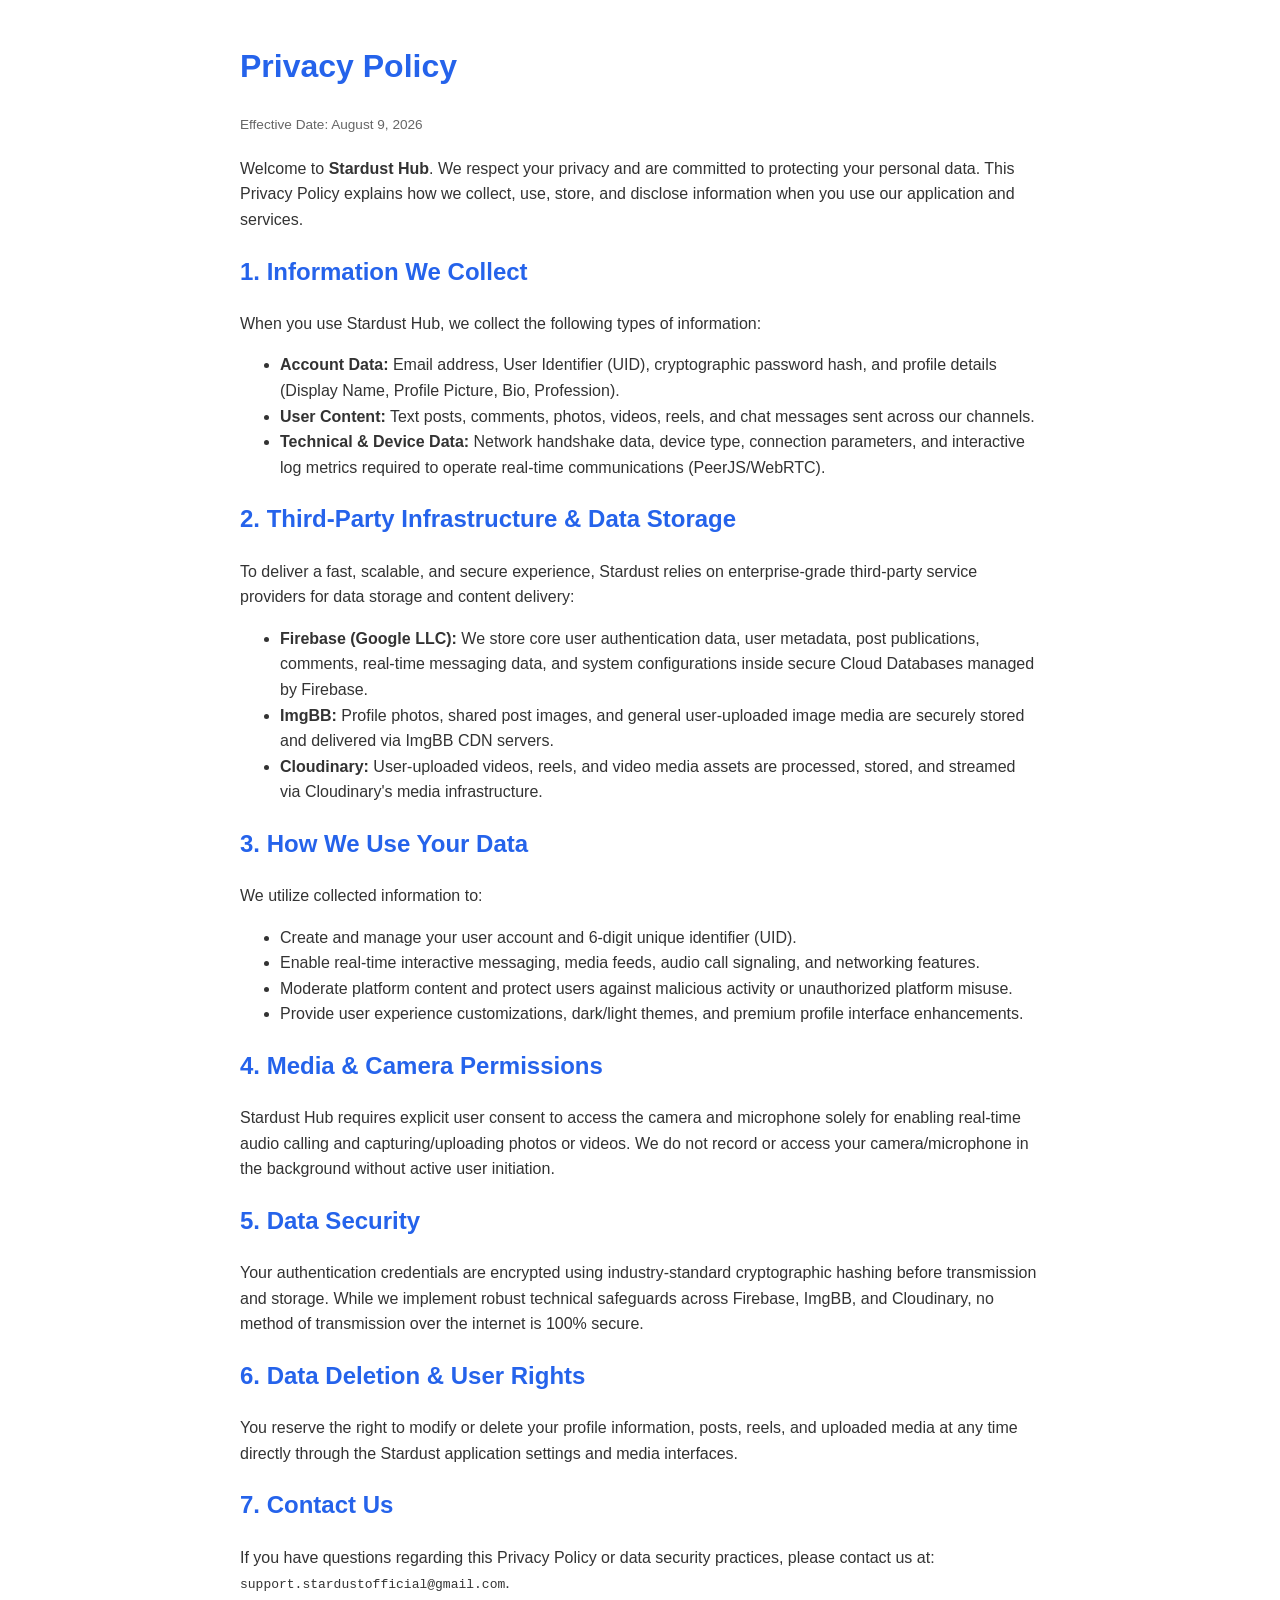
<file: privacy.html>
<!DOCTYPE html>
<html lang="en">
<head>
    <meta charset="UTF-8">
    <title>Privacy Policy - Stardust Hub</title>
    <style>
        body { font-family: -apple-system, BlinkMacSystemFont, 'Segoe UI', Roboto, sans-serif; line-height: 1.6; color: #333; padding: 20px; max-width: 800px; margin: auto; }
        h1, h2 { color: #2563eb; }
        .last-updated { font-size: 0.85em; color: #666; margin-bottom: 20px; }
    </style>
</head>
<body>

<h1>Privacy Policy</h1>
<p class="last-updated">Effective Date: August 9, 2026</p>

<p>Welcome to <strong>Stardust Hub</strong>. We respect your privacy and are committed to protecting your personal data. This Privacy Policy explains how we collect, use, store, and disclose information when you use our application and services.</p>

<h2>1. Information We Collect</h2>
<p>When you use Stardust Hub, we collect the following types of information:</p>
<ul>
    <li><strong>Account Data:</strong> Email address, User Identifier (UID), cryptographic password hash, and profile details (Display Name, Profile Picture, Bio, Profession).</li>
    <li><strong>User Content:</strong> Text posts, comments, photos, videos, reels, and chat messages sent across our channels.</li>
    <li><strong>Technical & Device Data:</strong> Network handshake data, device type, connection parameters, and interactive log metrics required to operate real-time communications (PeerJS/WebRTC).</li>
</ul>

<h2>2. Third-Party Infrastructure & Data Storage</h2>
<p>To deliver a fast, scalable, and secure experience, Stardust relies on enterprise-grade third-party service providers for data storage and content delivery:</p>
<ul>
    <li><strong>Firebase (Google LLC):</strong> We store core user authentication data, user metadata, post publications, comments, real-time messaging data, and system configurations inside secure Cloud Databases managed by Firebase.</li>
    <li><strong>ImgBB:</strong> Profile photos, shared post images, and general user-uploaded image media are securely stored and delivered via ImgBB CDN servers.</li>
    <li><strong>Cloudinary:</strong> User-uploaded videos, reels, and video media assets are processed, stored, and streamed via Cloudinary's media infrastructure.</li>
</ul>

<h2>3. How We Use Your Data</h2>
<p>We utilize collected information to:</p>
<ul>
    <li>Create and manage your user account and 6-digit unique identifier (UID).</li>
    <li>Enable real-time interactive messaging, media feeds, audio call signaling, and networking features.</li>
    <li>Moderate platform content and protect users against malicious activity or unauthorized platform misuse.</li>
    <li>Provide user experience customizations, dark/light themes, and premium profile interface enhancements.</li>
</ul>

<h2>4. Media & Camera Permissions</h2>
<p>Stardust Hub requires explicit user consent to access the camera and microphone solely for enabling real-time audio calling and capturing/uploading photos or videos. We do not record or access your camera/microphone in the background without active user initiation.</p>

<h2>5. Data Security</h2>
<p>Your authentication credentials are encrypted using industry-standard cryptographic hashing before transmission and storage. While we implement robust technical safeguards across Firebase, ImgBB, and Cloudinary, no method of transmission over the internet is 100% secure.</p>

<h2>6. Data Deletion & User Rights</h2>
<p>You reserve the right to modify or delete your profile information, posts, reels, and uploaded media at any time directly through the Stardust application settings and media interfaces.</p>

<h2>7. Contact Us</h2>
<p>If you have questions regarding this Privacy Policy or data security practices, please contact us at: <code>support.stardustofficial@gmail.com</code>.</p>

</body>
</html>
</file>
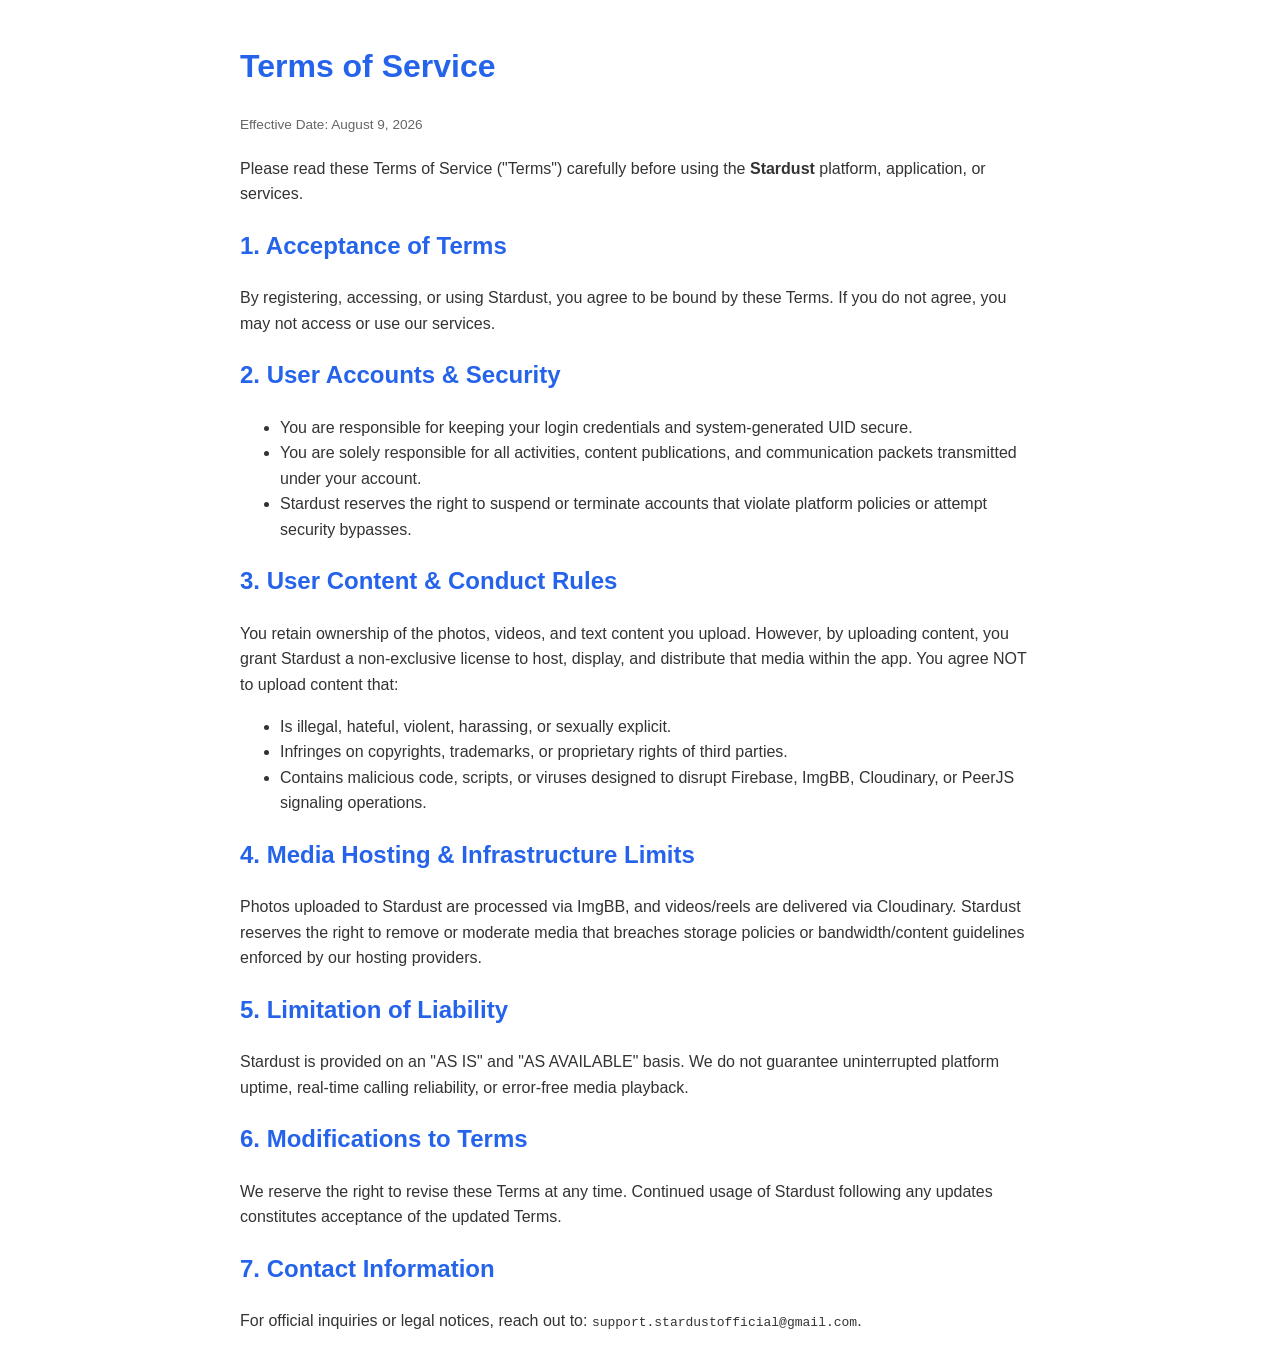
<file: terms.html>
<!DOCTYPE html>
<html lang="en">
<head>
    <meta charset="UTF-8">
    <title>Terms of Service - Stardust</title>
    <style>
        body { font-family: -apple-system, BlinkMacSystemFont, 'Segoe UI', Roboto, sans-serif; line-height: 1.6; color: #333; padding: 20px; max-width: 800px; margin: auto; }
        h1, h2 { color: #2563eb; }
        .last-updated { font-size: 0.85em; color: #666; margin-bottom: 20px; }
    </style>
</head>
<body>

<h1>Terms of Service</h1>
<p class="last-updated">Effective Date: August 9, 2026</p>

<p>Please read these Terms of Service ("Terms") carefully before using the <strong>Stardust</strong> platform, application, or services.</p>

<h2>1. Acceptance of Terms</h2>
<p>By registering, accessing, or using Stardust, you agree to be bound by these Terms. If you do not agree, you may not access or use our services.</p>

<h2>2. User Accounts & Security</h2>
<ul>
    <li>You are responsible for keeping your login credentials and system-generated UID secure.</li>
    <li>You are solely responsible for all activities, content publications, and communication packets transmitted under your account.</li>
    <li>Stardust reserves the right to suspend or terminate accounts that violate platform policies or attempt security bypasses.</li>
</ul>

<h2>3. User Content & Conduct Rules</h2>
<p>You retain ownership of the photos, videos, and text content you upload. However, by uploading content, you grant Stardust a non-exclusive license to host, display, and distribute that media within the app. You agree NOT to upload content that:</p>
<ul>
    <li>Is illegal, hateful, violent, harassing, or sexually explicit.</li>
    <li>Infringes on copyrights, trademarks, or proprietary rights of third parties.</li>
    <li>Contains malicious code, scripts, or viruses designed to disrupt Firebase, ImgBB, Cloudinary, or PeerJS signaling operations.</li>
</ul>

<h2>4. Media Hosting & Infrastructure Limits</h2>
<p>Photos uploaded to Stardust are processed via ImgBB, and videos/reels are delivered via Cloudinary. Stardust reserves the right to remove or moderate media that breaches storage policies or bandwidth/content guidelines enforced by our hosting providers.</p>

<h2>5. Limitation of Liability</h2>
<p>Stardust is provided on an "AS IS" and "AS AVAILABLE" basis. We do not guarantee uninterrupted platform uptime, real-time calling reliability, or error-free media playback.</p>

<h2>6. Modifications to Terms</h2>
<p>We reserve the right to revise these Terms at any time. Continued usage of Stardust following any updates constitutes acceptance of the updated Terms.</p>

<h2>7. Contact Information</h2>
<p>For official inquiries or legal notices, reach out to: <code>support.stardustofficial@gmail.com</code>.</p>

</body>
</html>
</file>
